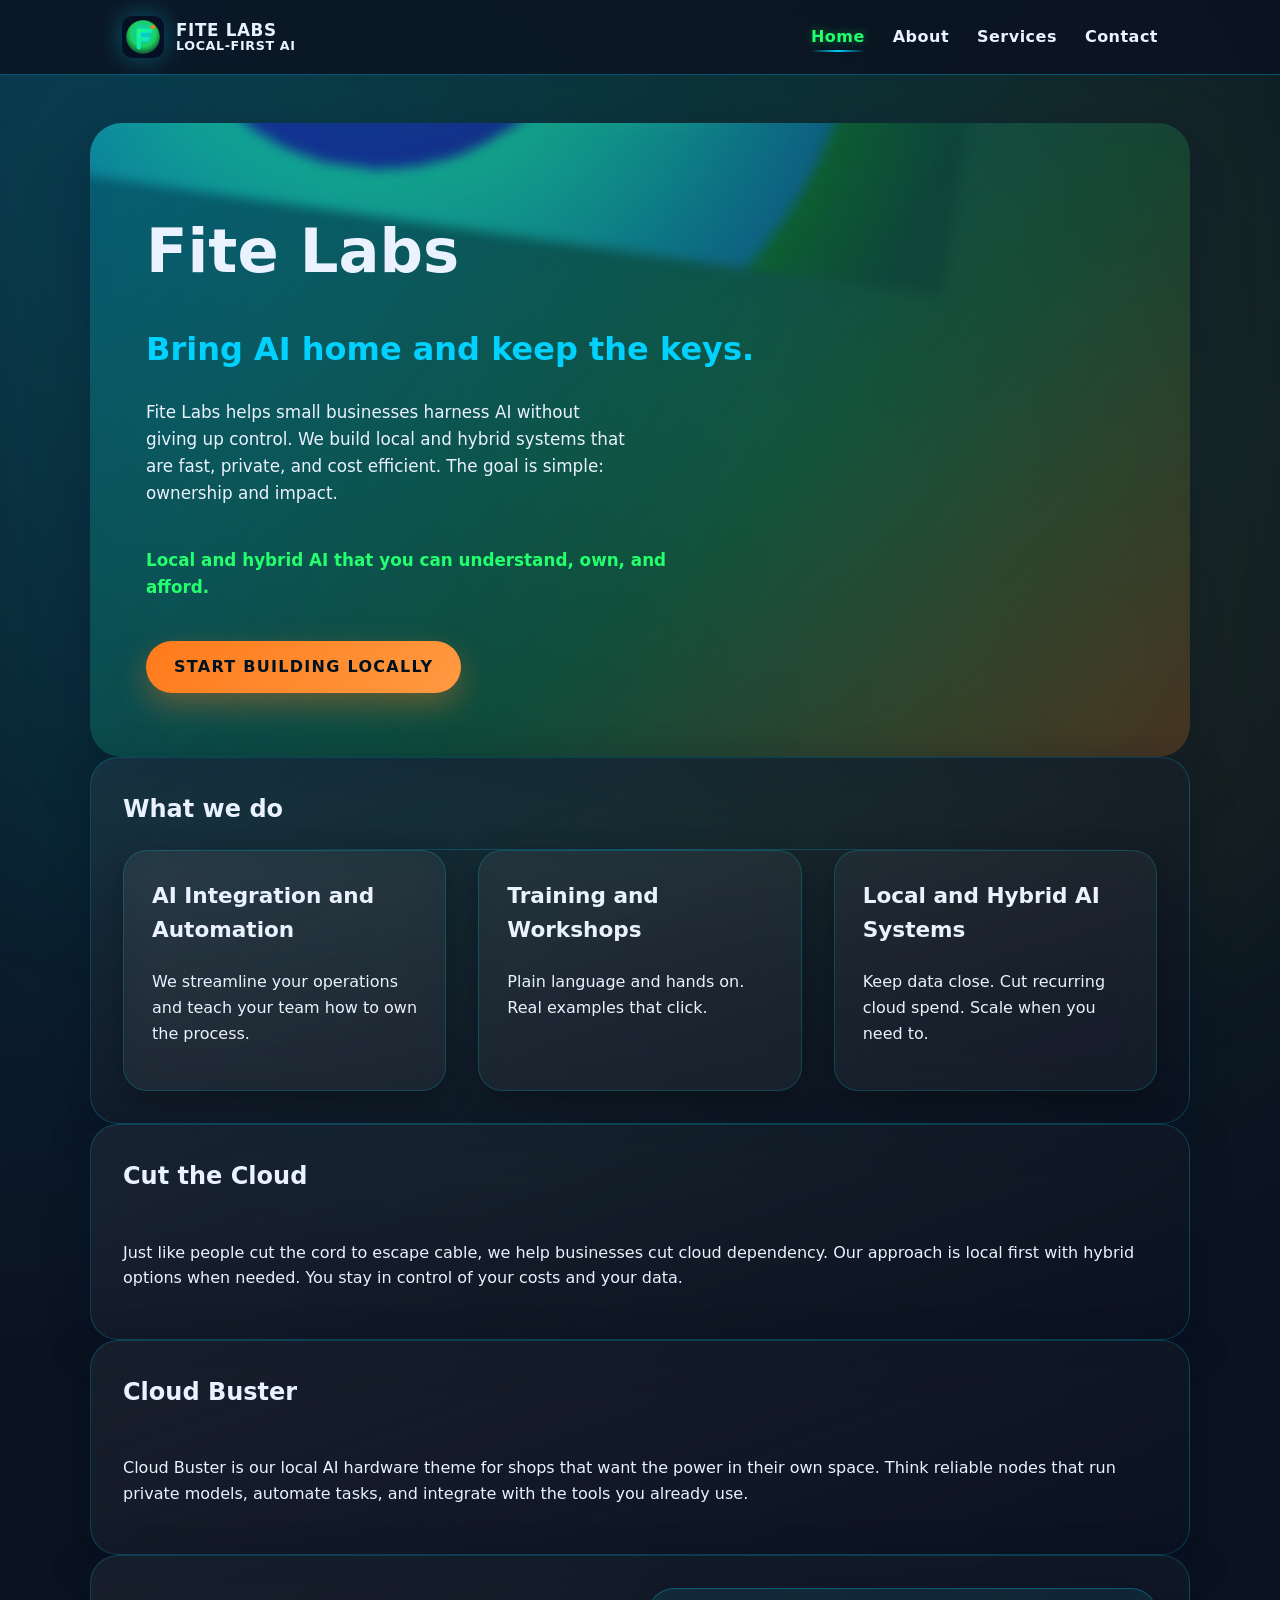
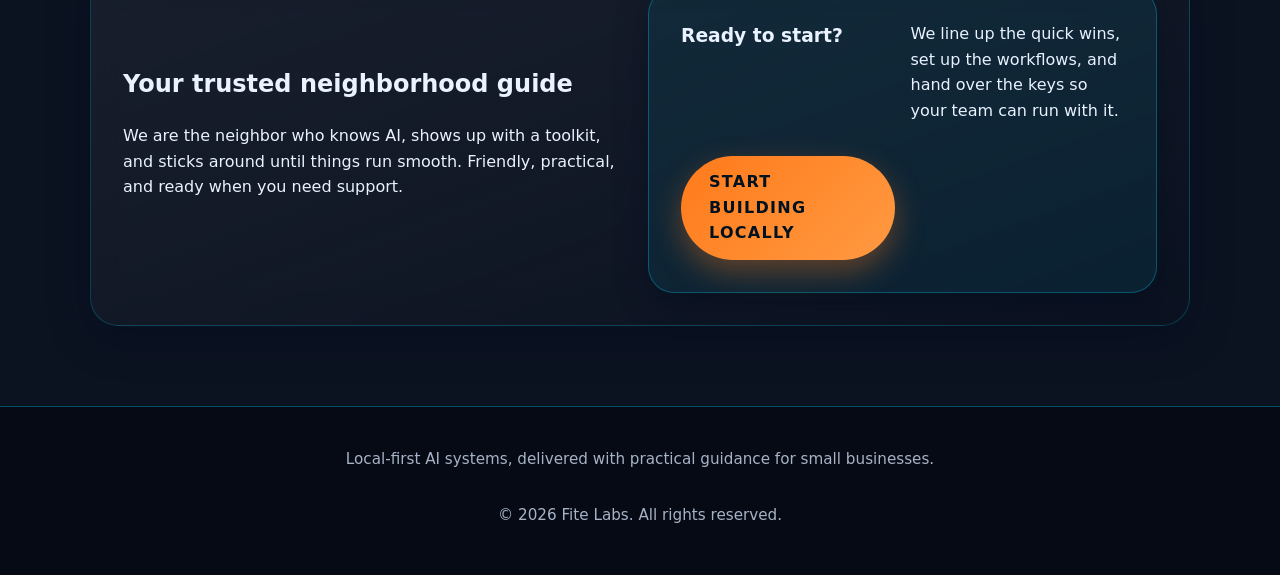
<file: index.html>
<!DOCTYPE html>
<html lang="en">
<head>
  <meta charset="utf-8">
  <meta name="viewport" content="width=device-width, initial-scale=1">
  <title>Fite Labs - Local AI that you own</title>
  <meta name="description" content="Local and hybrid AI for small businesses. Train teams. Build workflows. Keep control.">
  <meta name="color-scheme" content="dark">
  <meta property="og:title" content="Fite Labs - Local AI that you own">
  <meta property="og:description" content="Local and hybrid AI for small businesses. Train teams. Build workflows. Keep control.">
  <meta property="og:type" content="website">
  <meta property="og:url" content="https://gabriel-olinger.github.io/fite-labs-page/">
  <meta property="og:image" content="https://gabriel-olinger.github.io/fite-labs-page/assets/hero-glow.png">
  <meta name="twitter:card" content="summary_large_image">
  <meta name="twitter:title" content="Fite Labs - Local AI that you own">
  <meta name="twitter:description" content="Local and hybrid AI for small businesses. Train teams. Build workflows. Keep control.">
  <link rel="canonical" href="https://gabriel-olinger.github.io/fite-labs-page/">
  <link rel="icon" type="image/svg+xml" href="assets/logo.svg">
  <link rel="stylesheet" href="styles.css">
  <script defer src="scripts.js"></script>
</head>
<body class="page-home">
  <a class="skip-link" href="#main">Skip to content</a>
  <header class="site-header" role="banner">
    <div class="container">
      <a class="brand" href="index.html">
        <img src="assets/logo.svg" alt="Fite Labs logo">
        <span>
          <strong>Fite Labs</strong>
          <small>Local-first AI</small>
        </span>
      </a>
      <button class="nav-toggle" type="button" aria-expanded="false" aria-controls="site-nav">Menu</button>
      <nav id="site-nav" class="site-nav" aria-label="Primary">
        <ul>
          <li><a href="index.html" aria-current="page">Home</a></li>
          <li><a href="about.html">About</a></li>
          <li><a href="services.html">Services</a></li>
          <li><a href="contact.html">Contact</a></li>
        </ul>
      </nav>
    </div>
  </header>
  <main id="main" tabindex="-1">
    <div class="container">
      <section class="hero" aria-labelledby="hero-title">
        <div class="hero-content">
          <h1 id="hero-title">Fite Labs</h1>
          <h2>Bring AI home and keep the keys.</h2>
          <p>Fite Labs helps small businesses harness AI without giving up control. We build local and hybrid systems that are fast, private, and cost efficient. The goal is simple: ownership and impact.</p>
          <p class="highlight">Local and hybrid AI that you can understand, own, and afford.</p>
          <div class="button-row">
            <a class="cta-button" href="contact.html">Start Building Locally</a>
          </div>
        </div>
      </section>

      <section aria-labelledby="what-we-do">
        <div class="glass-panel">
          <h2 id="what-we-do">What we do</h2>
          <div class="divider" role="presentation"></div>
          <div class="card-grid" id="services-grid">
            <article class="card" aria-label="AI Integration and Automation">
              <h3>AI Integration and Automation</h3>
              <p>We streamline your operations and teach your team how to own the process.</p>
            </article>
            <article class="card" aria-label="Training and Workshops">
              <h3>Training and Workshops</h3>
              <p>Plain language and hands on. Real examples that click.</p>
            </article>
            <article class="card" aria-label="Local and Hybrid AI Systems">
              <h3>Local and Hybrid AI Systems</h3>
              <p>Keep data close. Cut recurring cloud spend. Scale when you need to.</p>
            </article>
          </div>
        </div>
      </section>

      <section class="glass-panel" aria-labelledby="cut-the-cloud">
        <h2 id="cut-the-cloud">Cut the Cloud</h2>
        <p>Just like people cut the cord to escape cable, we help businesses cut cloud dependency. Our approach is local first with hybrid options when needed. You stay in control of your costs and your data.</p>
      </section>

      <section class="glass-panel" aria-labelledby="cloud-buster">
        <h2 id="cloud-buster">Cloud Buster</h2>
        <p>Cloud Buster is our local AI hardware theme for shops that want the power in their own space. Think reliable nodes that run private models, automate tasks, and integrate with the tools you already use.</p>
      </section>

      <section class="trusted-panel glass-panel" aria-labelledby="trusted-guide">
        <div>
          <h2 id="trusted-guide">Your trusted neighborhood guide</h2>
          <p>We are the neighbor who knows AI, shows up with a toolkit, and sticks around until things run smooth. Friendly, practical, and ready when you need support.</p>
        </div>
        <div class="contact-card" aria-labelledby="cta-title">
          <h3 id="cta-title">Ready to start?</h3>
          <p>We line up the quick wins, set up the workflows, and hand over the keys so your team can run with it.</p>
          <a class="cta-button" href="contact.html">Start Building Locally</a>
        </div>
      </section>
    </div>
  </main>
  <footer class="site-footer" role="contentinfo">
    <div class="container">
      <p>Local-first AI systems, delivered with practical guidance for small businesses.</p>
      <p>&copy; <span id="year">2024</span> Fite Labs. All rights reserved.</p>
    </div>
  </footer>
  <script>
    document.getElementById('year').textContent = new Date().getFullYear();
  </script>
</body>
</html>
</file>
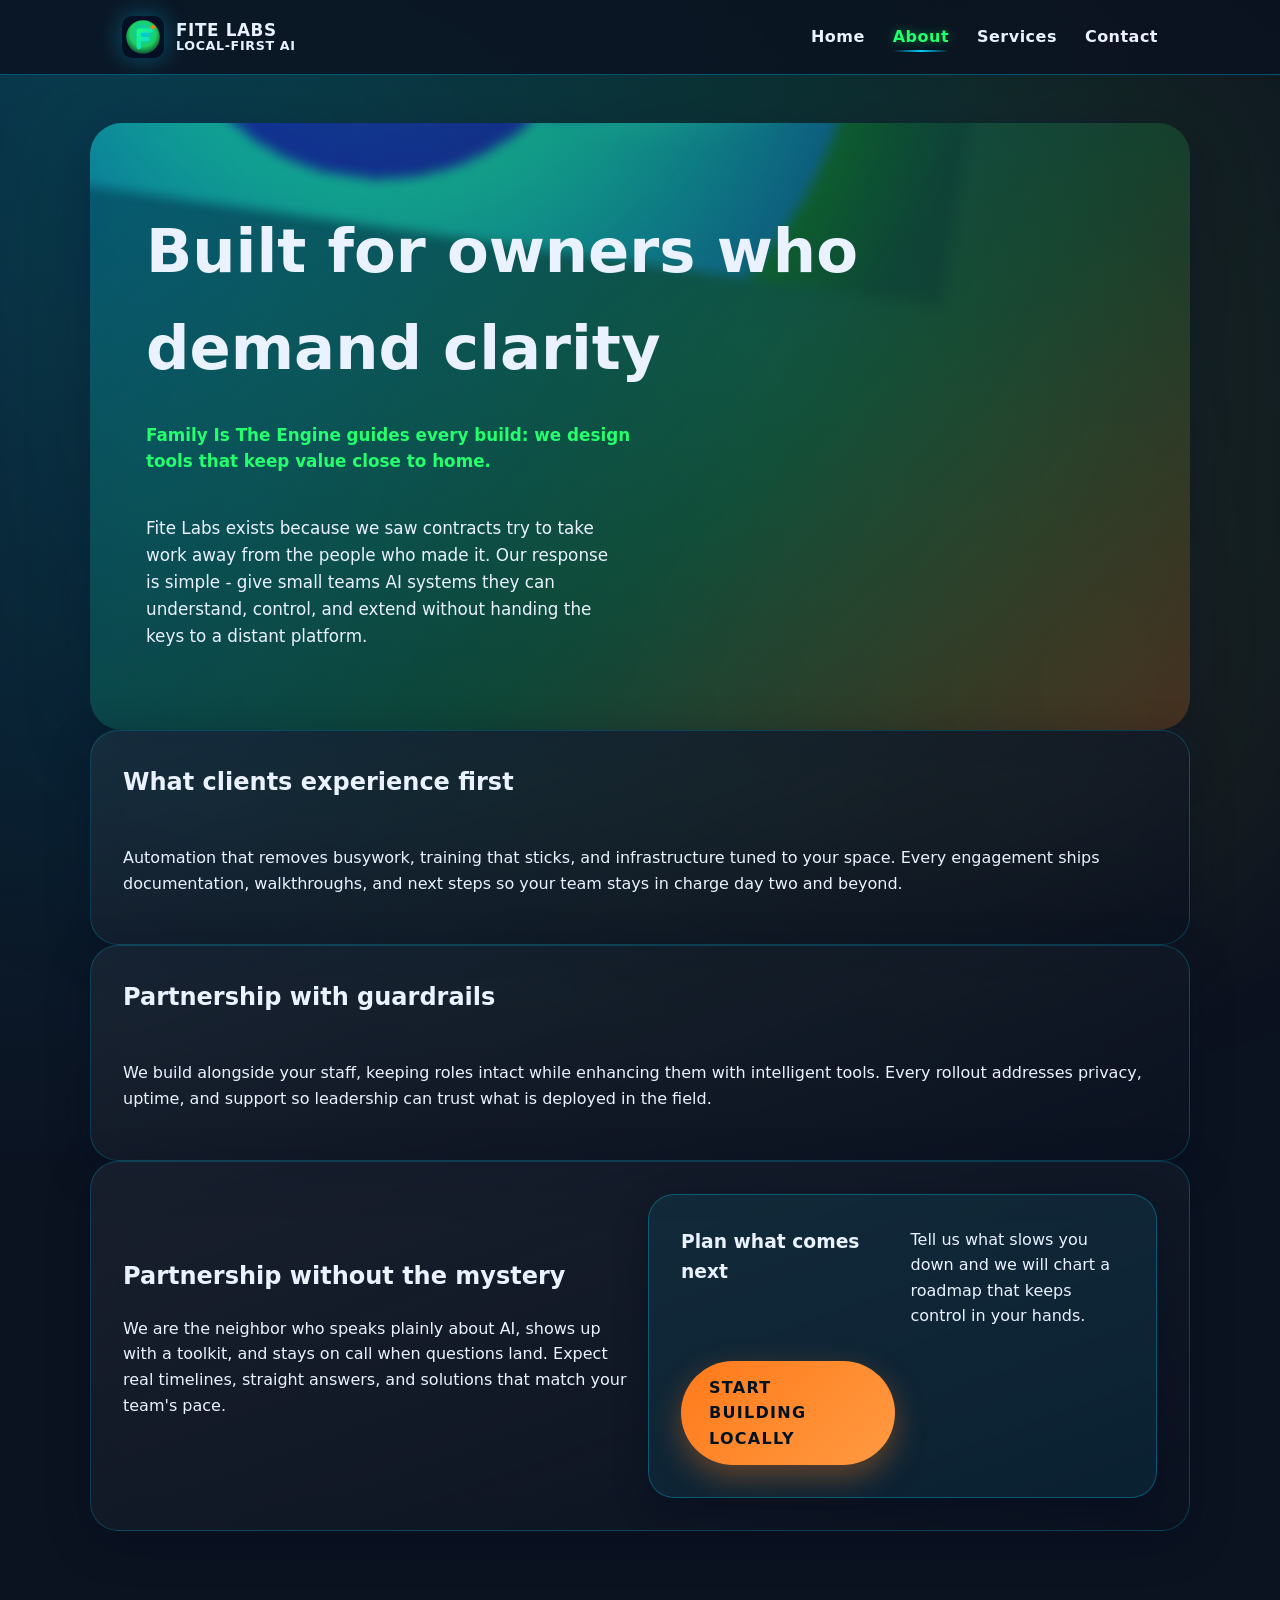
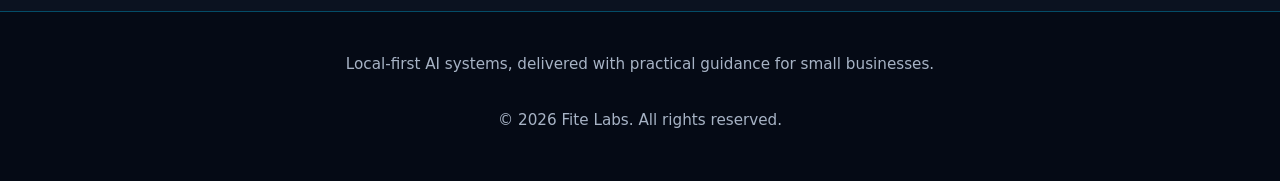
<file: about.html>
<!DOCTYPE html>
<html lang="en">
<head>
  <meta charset="utf-8">
  <meta name="viewport" content="width=device-width, initial-scale=1">
  <title>Fite Labs - Local AI that you own</title>
  <meta name="description" content="Local and hybrid AI for small businesses. Train teams. Build workflows. Keep control.">
  <meta name="color-scheme" content="dark">
  <meta property="og:title" content="Fite Labs - Local AI that you own">
  <meta property="og:description" content="Local and hybrid AI for small businesses. Train teams. Build workflows. Keep control.">
  <meta property="og:type" content="website">
  <meta property="og:url" content="https://gabriel-olinger.github.io/fite-labs-page/about.html">
  <meta property="og:image" content="https://gabriel-olinger.github.io/fite-labs-page/assets/hero-glow.png">
  <meta name="twitter:card" content="summary_large_image">
  <meta name="twitter:title" content="Fite Labs - Local AI that you own">
  <meta name="twitter:description" content="Local and hybrid AI for small businesses. Train teams. Build workflows. Keep control.">
  <link rel="canonical" href="https://gabriel-olinger.github.io/fite-labs-page/about.html">
  <link rel="icon" type="image/svg+xml" href="assets/logo.svg">
  <link rel="stylesheet" href="styles.css">
  <script defer src="scripts.js"></script>
</head>
<body class="page-about">
  <a class="skip-link" href="#main">Skip to content</a>
  <header class="site-header" role="banner">
    <div class="container">
      <a class="brand" href="index.html">
        <img src="assets/logo.svg" alt="Fite Labs logo">
        <span>
          <strong>Fite Labs</strong>
          <small>Local-first AI</small>
        </span>
      </a>
      <button class="nav-toggle" type="button" aria-expanded="false" aria-controls="site-nav">Menu</button>
      <nav id="site-nav" class="site-nav" aria-label="Primary">
        <ul>
          <li><a href="index.html">Home</a></li>
          <li><a href="about.html" aria-current="page">About</a></li>
          <li><a href="services.html">Services</a></li>
          <li><a href="contact.html">Contact</a></li>
        </ul>
      </nav>
    </div>
  </header>
  <main id="main" tabindex="-1">
    <div class="container">
      <section class="hero" aria-labelledby="about-title">
        <div class="hero-content">
          <h1 id="about-title">Built for owners who demand clarity</h1>
          <p class="highlight">Family Is The Engine guides every build: we design tools that keep value close to home.</p>
          <p>Fite Labs exists because we saw contracts try to take work away from the people who made it. Our response is simple - give small teams AI systems they can understand, control, and extend without handing the keys to a distant platform.</p>
        </div>
      </section>

      <section class="glass-panel" aria-labelledby="client-outcomes">
        <h2 id="client-outcomes">What clients experience first</h2>
        <p>Automation that removes busywork, training that sticks, and infrastructure tuned to your space. Every engagement ships documentation, walkthroughs, and next steps so your team stays in charge day two and beyond.</p>
      </section>

      <section class="glass-panel" aria-labelledby="partnership-ethic">
        <h2 id="partnership-ethic">Partnership with guardrails</h2>
        <p>We build alongside your staff, keeping roles intact while enhancing them with intelligent tools. Every rollout addresses privacy, uptime, and support so leadership can trust what is deployed in the field.</p>
      </section>

      <section class="trusted-panel glass-panel" aria-labelledby="ongoing-support">
        <div>
          <h2 id="ongoing-support">Partnership without the mystery</h2>
          <p>We are the neighbor who speaks plainly about AI, shows up with a toolkit, and stays on call when questions land. Expect real timelines, straight answers, and solutions that match your team's pace.</p>
        </div>
        <div class="contact-card" aria-labelledby="about-cta">
          <h3 id="about-cta">Plan what comes next</h3>
          <p>Tell us what slows you down and we will chart a roadmap that keeps control in your hands.</p>
          <a class="cta-button" href="contact.html">Start Building Locally</a>
        </div>
      </section>
    </div>
  </main>
  <footer class="site-footer" role="contentinfo">
    <div class="container">
      <p>Local-first AI systems, delivered with practical guidance for small businesses.</p>
      <p>&copy; <span id="year">2024</span> Fite Labs. All rights reserved.</p>
    </div>
  </footer>
  <script>
    document.getElementById('year').textContent = new Date().getFullYear();
  </script>
</body>
</html>
</file>
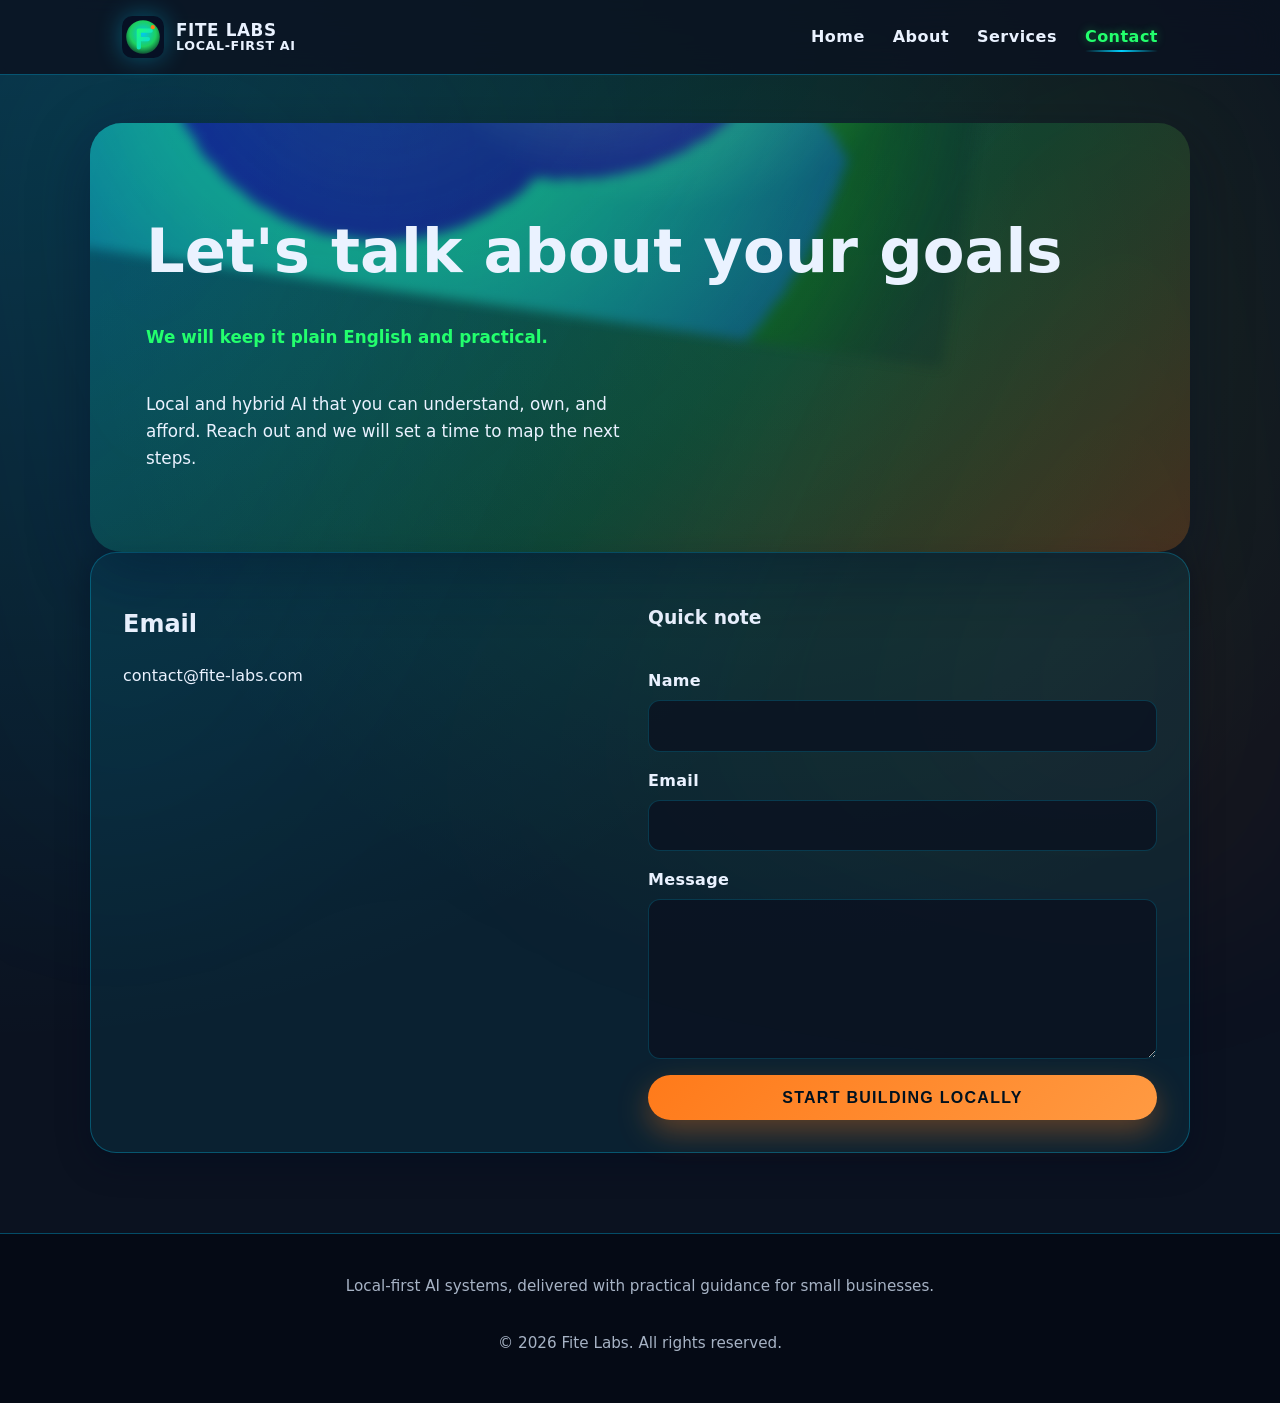
<file: contact.html>
<!DOCTYPE html>
<html lang="en">
<head>
  <meta charset="utf-8">
  <meta name="viewport" content="width=device-width, initial-scale=1">
  <title>Fite Labs - Local AI that you own</title>
  <meta name="description" content="Local and hybrid AI for small businesses. Train teams. Build workflows. Keep control.">
  <meta name="color-scheme" content="dark">
  <meta property="og:title" content="Fite Labs - Local AI that you own">
  <meta property="og:description" content="Local and hybrid AI for small businesses. Train teams. Build workflows. Keep control.">
  <meta property="og:type" content="website">
  <meta property="og:url" content="https://gabriel-olinger.github.io/fite-labs-page/contact.html">
  <meta property="og:image" content="https://gabriel-olinger.github.io/fite-labs-page/assets/hero-glow.png">
  <meta name="twitter:card" content="summary_large_image">
  <meta name="twitter:title" content="Fite Labs - Local AI that you own">
  <meta name="twitter:description" content="Local and hybrid AI for small businesses. Train teams. Build workflows. Keep control.">
  <link rel="canonical" href="https://gabriel-olinger.github.io/fite-labs-page/contact.html">
  <link rel="icon" type="image/svg+xml" href="assets/logo.svg">
  <link rel="stylesheet" href="styles.css">
  <script defer src="scripts.js"></script>
</head>
<body class="page-contact">
  <a class="skip-link" href="#main">Skip to content</a>
  <header class="site-header" role="banner">
    <div class="container">
      <a class="brand" href="index.html">
        <img src="assets/logo.svg" alt="Fite Labs logo">
        <span>
          <strong>Fite Labs</strong>
          <small>Local-first AI</small>
        </span>
      </a>
      <button class="nav-toggle" type="button" aria-expanded="false" aria-controls="site-nav">Menu</button>
      <nav id="site-nav" class="site-nav" aria-label="Primary">
        <ul>
          <li><a href="index.html">Home</a></li>
          <li><a href="about.html">About</a></li>
          <li><a href="services.html">Services</a></li>
          <li><a href="contact.html" aria-current="page">Contact</a></li>
        </ul>
      </nav>
    </div>
  </header>
  <main id="main" tabindex="-1">
    <div class="container">
      <section class="hero" aria-labelledby="contact-title">
        <div class="hero-content">
          <h1 id="contact-title">Let's talk about your goals</h1>
          <p class="highlight">We will keep it plain English and practical.</p>
          <p>Local and hybrid AI that you can understand, own, and afford. Reach out and we will set a time to map the next steps.</p>
        </div>
      </section>

      <section class="contact-card" aria-labelledby="contact-email">
        <div>
          <h2 id="contact-email">Email</h2>
          <p><a href="mailto:contact@fite-labs.com">contact@fite-labs.com</a></p>
        </div>
        <form class="contact-form" id="contact-form" action="mailto:contact@fite-labs.com" method="post" enctype="text/plain">
          <h3>Quick note</h3>
          <label for="contact-name">Name
            <input id="contact-name" name="name" type="text" required autocomplete="name">
          </label>
          <label for="contact-email">Email
            <input id="contact-email" name="email" type="email" required autocomplete="email">
          </label>
          <label for="contact-message">Message
            <textarea id="contact-message" name="message" required></textarea>
          </label>
          <button class="cta-button" type="submit">Start Building Locally</button>
        </form>
      </section>
    </div>
  </main>
  <footer class="site-footer" role="contentinfo">
    <div class="container">
      <p>Local-first AI systems, delivered with practical guidance for small businesses.</p>
      <p>&copy; <span id="year">2024</span> Fite Labs. All rights reserved.</p>
    </div>
  </footer>
  <script>
    document.getElementById('year').textContent = new Date().getFullYear();
  </script>
</body>
</html>
</file>
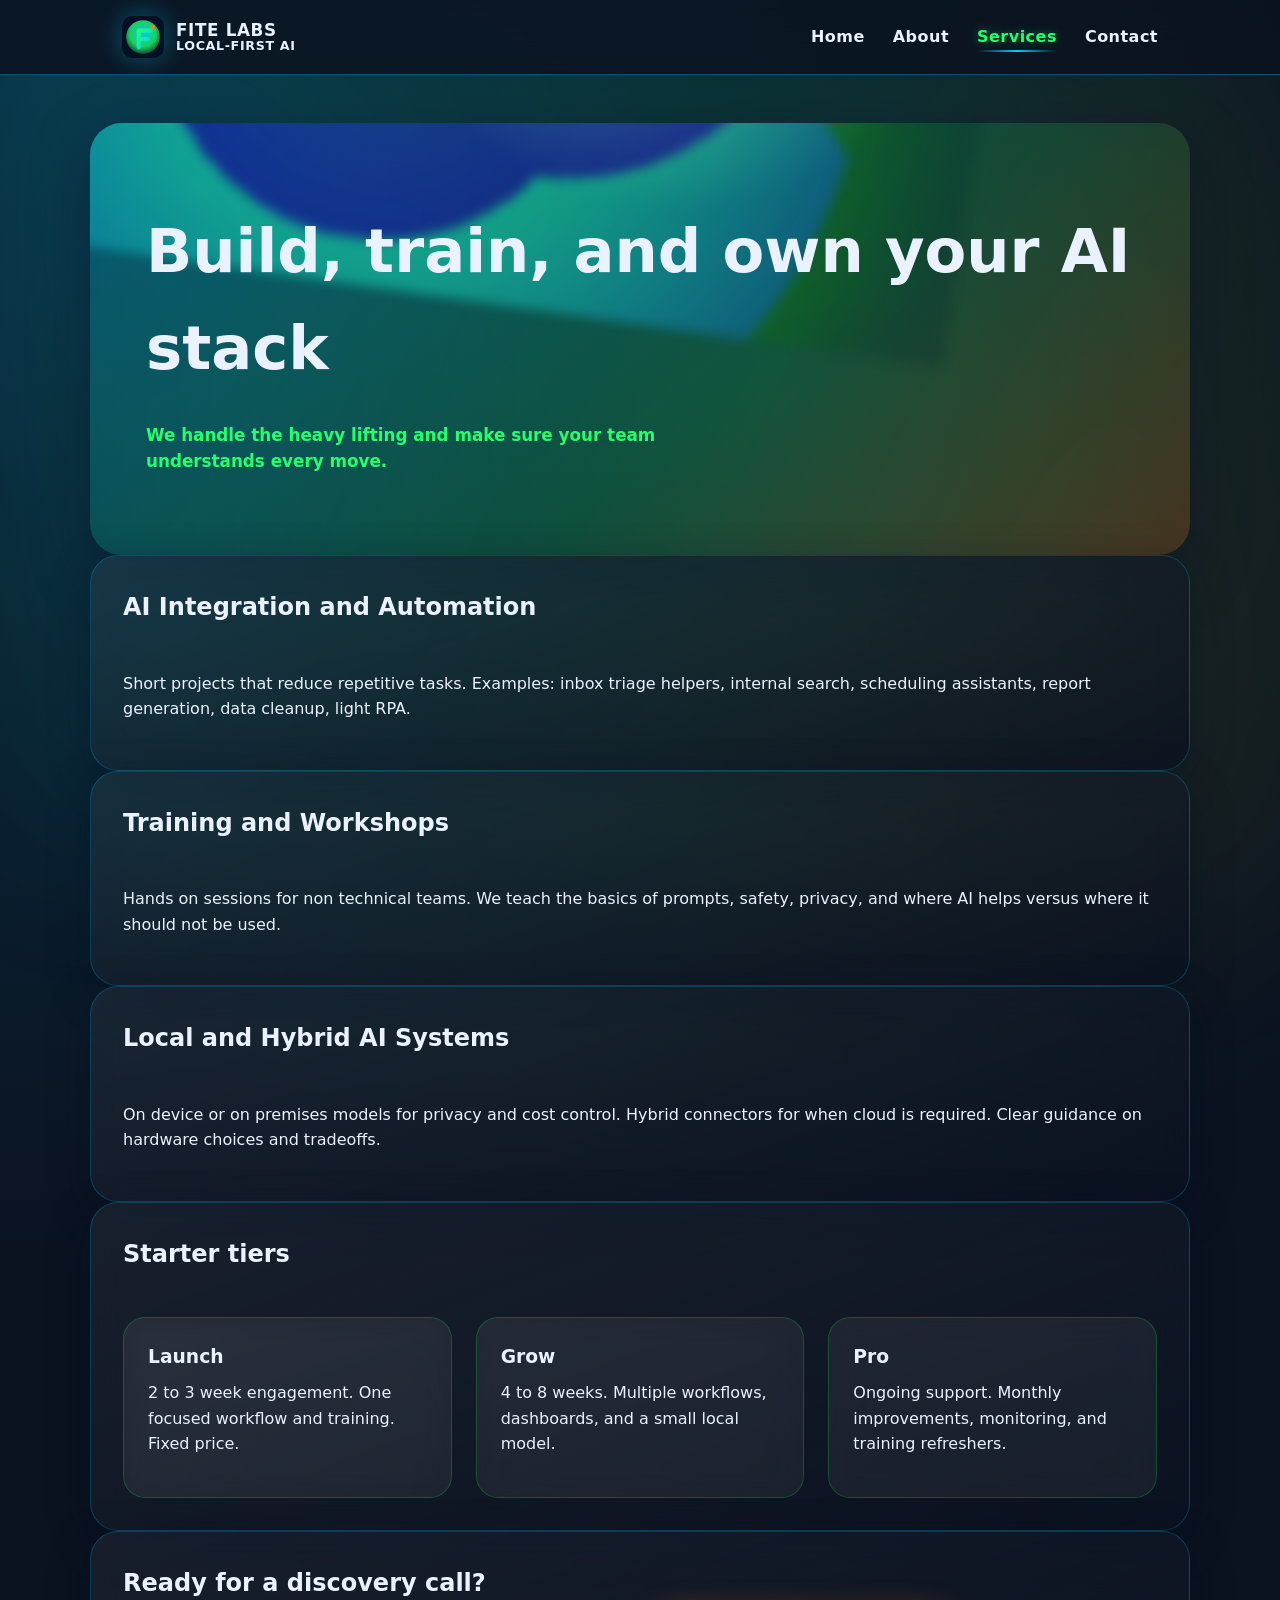
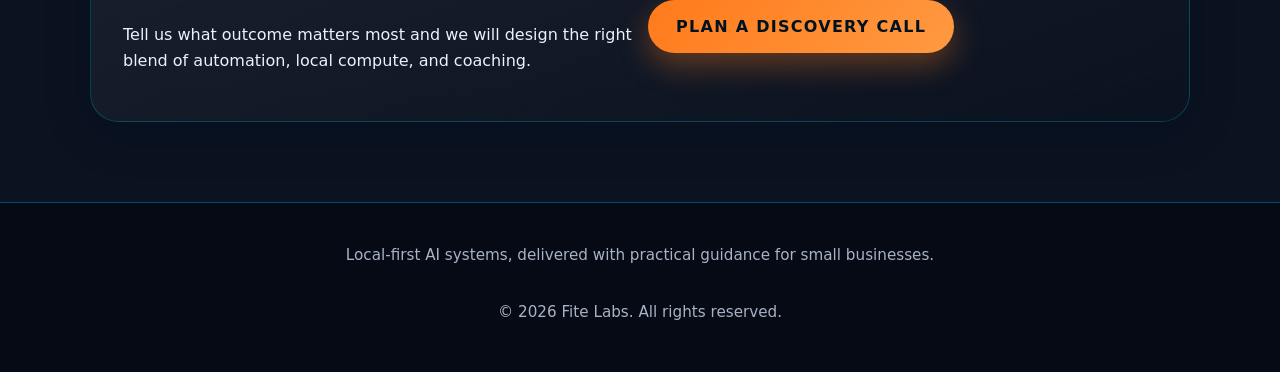
<file: services.html>
<!DOCTYPE html>
<html lang="en">
<head>
  <meta charset="utf-8">
  <meta name="viewport" content="width=device-width, initial-scale=1">
  <title>Fite Labs - Local AI that you own</title>
  <meta name="description" content="Local and hybrid AI for small businesses. Train teams. Build workflows. Keep control.">
  <meta name="color-scheme" content="dark">
  <meta property="og:title" content="Fite Labs - Local AI that you own">
  <meta property="og:description" content="Local and hybrid AI for small businesses. Train teams. Build workflows. Keep control.">
  <meta property="og:type" content="website">
  <meta property="og:url" content="https://gabriel-olinger.github.io/fite-labs-page/services.html">
  <meta property="og:image" content="https://gabriel-olinger.github.io/fite-labs-page/assets/hero-glow.png">
  <meta name="twitter:card" content="summary_large_image">
  <meta name="twitter:title" content="Fite Labs - Local AI that you own">
  <meta name="twitter:description" content="Local and hybrid AI for small businesses. Train teams. Build workflows. Keep control.">
  <link rel="canonical" href="https://gabriel-olinger.github.io/fite-labs-page/services.html">
  <link rel="icon" type="image/svg+xml" href="assets/logo.svg">
  <link rel="stylesheet" href="styles.css">
  <script defer src="scripts.js"></script>
</head>
<body class="page-services">
  <a class="skip-link" href="#main">Skip to content</a>
  <header class="site-header" role="banner">
    <div class="container">
      <a class="brand" href="index.html">
        <img src="assets/logo.svg" alt="Fite Labs logo">
        <span>
          <strong>Fite Labs</strong>
          <small>Local-first AI</small>
        </span>
      </a>
      <button class="nav-toggle" type="button" aria-expanded="false" aria-controls="site-nav">Menu</button>
      <nav id="site-nav" class="site-nav" aria-label="Primary">
        <ul>
          <li><a href="index.html">Home</a></li>
          <li><a href="about.html">About</a></li>
          <li><a href="services.html" aria-current="page">Services</a></li>
          <li><a href="contact.html">Contact</a></li>
        </ul>
      </nav>
    </div>
  </header>
  <main id="main" tabindex="-1">
    <div class="container">
      <section class="hero" aria-labelledby="services-title">
        <div class="hero-content">
          <h1 id="services-title">Build, train, and own your AI stack</h1>
          <p class="highlight">We handle the heavy lifting and make sure your team understands every move.</p>
        </div>
      </section>

      <section class="glass-panel" aria-labelledby="integration">
        <h2 id="integration">AI Integration and Automation</h2>
        <p>Short projects that reduce repetitive tasks. Examples: inbox triage helpers, internal search, scheduling assistants, report generation, data cleanup, light RPA.</p>
      </section>

      <section class="glass-panel" aria-labelledby="training">
        <h2 id="training">Training and Workshops</h2>
        <p>Hands on sessions for non technical teams. We teach the basics of prompts, safety, privacy, and where AI helps versus where it should not be used.</p>
      </section>

      <section class="glass-panel" aria-labelledby="local-systems">
        <h2 id="local-systems">Local and Hybrid AI Systems</h2>
        <p>On device or on premises models for privacy and cost control. Hybrid connectors for when cloud is required. Clear guidance on hardware choices and tradeoffs.</p>
      </section>

      <section class="glass-panel" aria-labelledby="starter-tiers">
        <h2 id="starter-tiers">Starter tiers</h2>
        <div class="pricing-table">
          <div class="pricing-tier" aria-label="Launch tier">
            <h3>Launch</h3>
            <p>2 to 3 week engagement. One focused workflow and training. Fixed price.</p>
          </div>
          <div class="pricing-tier" aria-label="Grow tier">
            <h3>Grow</h3>
            <p>4 to 8 weeks. Multiple workflows, dashboards, and a small local model.</p>
          </div>
          <div class="pricing-tier" aria-label="Pro tier">
            <h3>Pro</h3>
            <p>Ongoing support. Monthly improvements, monitoring, and training refreshers.</p>
          </div>
        </div>
      </section>

      <section class="glass-panel" aria-labelledby="services-cta">
        <div class="trusted-panel">
          <div>
            <h2 id="services-cta">Ready for a discovery call?</h2>
            <p>Tell us what outcome matters most and we will design the right blend of automation, local compute, and coaching.</p>
          </div>
          <div class="button-row">
            <a class="cta-button" href="contact.html">Plan a discovery call</a>
          </div>
        </div>
      </section>
    </div>
  </main>
  <footer class="site-footer" role="contentinfo">
    <div class="container">
      <p>Local-first AI systems, delivered with practical guidance for small businesses.</p>
      <p>&copy; <span id="year">2024</span> Fite Labs. All rights reserved.</p>
    </div>
  </footer>
  <script>
    document.getElementById('year').textContent = new Date().getFullYear();
  </script>
</body>
</html>
</file>
<file: styles.css>
:root {
  --bg: #0b1220;
  --panel: rgba(255, 255, 255, 0.04);
  --line: rgba(0, 200, 255, 0.35);
  --text: #eaf2ff;
  --muted: #a7b3c5;
  --accent: #00d1ff;
  --accent2: #23ff6d;
  --cta: #ff7a1a;
  --shadow: 0 20px 60px rgba(0, 12, 40, 0.35);
}

* {
  box-sizing: border-box;
}

html {
  font-size: 16px;
  scroll-behavior: smooth;
}

body {
  margin: 0;
  min-height: 100vh;
  font-family: system-ui, -apple-system, Segoe UI, Roboto, Inter, Arial, sans-serif;
  font-weight: 400;
  color: var(--text);
  background: radial-gradient(circle at top left, rgba(0, 209, 255, 0.18), transparent 55%),
    radial-gradient(circle at 60% 20%, rgba(35, 255, 109, 0.12), transparent 50%),
    var(--bg);
  line-height: 1.6;
}

body::before {
  content: "";
  position: fixed;
  inset: 0;
  pointer-events: none;
  background: linear-gradient(115deg, rgba(0, 209, 255, 0.1), transparent 45%, rgba(255, 122, 26, 0.1));
  opacity: 0.9;
  filter: blur(120px);
  z-index: -2;
}

img {
  max-width: 100%;
  display: block;
}

a {
  color: inherit;
  text-decoration: none;
  transition: color 150ms ease, text-shadow 200ms ease;
}

a:hover,
a:focus-visible {
  color: var(--accent);
  text-shadow: 0 0 12px rgba(0, 209, 255, 0.5);
}

p {
  margin-block: 0 1rem;
}

.skip-link {
  position: absolute;
  top: 0.5rem;
  left: 0.5rem;
  padding: 0.75rem 1rem;
  background: var(--cta);
  color: #000;
  border-radius: 999px;
  font-weight: 600;
  transform: translateY(-150%);
  transition: transform 150ms ease;
  z-index: 1000;
}

.skip-link:focus {
  transform: translateY(0);
}

.site-header {
  position: sticky;
  top: 0;
  z-index: 100;
  backdrop-filter: blur(18px);
  background: rgba(11, 18, 32, 0.85);
  border-bottom: 1px solid var(--line);
}

.site-header .container {
  display: flex;
  align-items: center;
  justify-content: space-between;
  gap: 1rem;
  padding: 1rem 1.25rem;
}

.brand {
  display: inline-flex;
  align-items: center;
  gap: 0.75rem;
  font-weight: 700;
  letter-spacing: 0.04em;
}

.brand img {
  width: 42px;
  height: 42px;
  filter: drop-shadow(0 0 12px rgba(0, 209, 255, 0.35));
}

.brand span {
  display: flex;
  flex-direction: column;
  font-size: 0.95rem;
  text-transform: uppercase;
  line-height: 1.1;
}

.brand strong {
  font-size: 1.05rem;
  font-weight: 800;
}

.nav-toggle {
  appearance: none;
  border: 1px solid var(--line);
  background: rgba(0, 209, 255, 0.08);
  color: var(--text);
  border-radius: 999px;
  padding: 0.45rem 1rem;
  font-size: 0.95rem;
  font-weight: 600;
  cursor: pointer;
  transition: border-color 150ms ease, box-shadow 150ms ease;
}

.nav-toggle:hover,
.nav-toggle:focus-visible {
  border-color: var(--accent2);
  box-shadow: 0 0 16px rgba(35, 255, 109, 0.35);
}

.site-nav {
  position: absolute;
  inset: 100% 0 auto 0;
  margin: 0;
  padding: 1rem 1.25rem 1.5rem;
  background: rgba(11, 18, 32, 0.95);
  border-bottom: 1px solid var(--line);
  display: none;
}

.site-nav.open {
  display: block;
}

.site-nav ul {
  list-style: none;
  padding: 0;
  margin: 0;
  display: grid;
  gap: 0.75rem;
}

.site-nav a {
  font-weight: 600;
  letter-spacing: 0.03em;
}

.site-nav a[aria-current="page"] {
  color: var(--accent2);
  text-shadow: 0 0 10px rgba(35, 255, 109, 0.4);
}

.container {
  width: min(1100px, 92vw);
  margin: 0 auto;
}

main {
  display: grid;
  gap: 3.5rem;
  padding: 2.5rem 0 4rem;
}

section {
  display: grid;
  gap: 1.5rem;
}

.hero {
  position: relative;
  padding: 3.5rem 1.25rem 3rem;
  border-radius: 32px;
  background: linear-gradient(140deg, rgba(0, 209, 255, 0.22), rgba(35, 255, 109, 0.14) 60%, rgba(255, 122, 26, 0.2));
  box-shadow: var(--shadow);
  overflow: hidden;
}

.hero::after {
  content: "";
  position: absolute;
  inset: -35% 20% auto -20%;
  height: 320px;
  background: url("assets/hero-glow.png") no-repeat center / cover;
  opacity: 0.6;
  filter: blur(6px);
  transform: rotate(8deg);
  pointer-events: none;
}

.hero-content {
  position: relative;
  z-index: 2;
  display: grid;
  gap: 1.25rem;
}

.hero h1 {
  margin: 0;
  font-size: clamp(2.5rem, 7vw, 3.6rem);
  font-weight: 800;
}

.hero h2 {
  margin: 0;
  font-size: clamp(1.35rem, 4.5vw, 2rem);
  font-weight: 600;
  color: var(--accent);
}

.hero p {
  max-width: 45ch;
  font-size: 1.05rem;
}

.button-row {
  display: flex;
  flex-wrap: wrap;
  gap: 1rem;
}

.cta-button {
  display: inline-flex;
  align-items: center;
  justify-content: center;
  gap: 0.5rem;
  padding: 0.85rem 1.75rem;
  border-radius: 999px;
  font-weight: 700;
  font-size: 1rem;
  text-transform: uppercase;
  letter-spacing: 0.08em;
  border: none;
  cursor: pointer;
  background: linear-gradient(135deg, var(--cta), #ff9a42);
  color: #00111f;
  box-shadow: 0 12px 30px rgba(255, 122, 26, 0.35);
  transition: transform 150ms ease, box-shadow 150ms ease;
}

.cta-button:hover,
.cta-button:focus-visible {
  transform: translateY(-2px);
  box-shadow: 0 16px 36px rgba(255, 122, 26, 0.45);
}

.card-grid {
  display: grid;
  gap: 1.5rem;
}

.card {
  padding: 1.75rem;
  background: var(--panel);
  border-radius: 24px;
  border: 1px solid rgba(0, 209, 255, 0.2);
  box-shadow: 0 8px 30px rgba(0, 0, 0, 0.3);
  backdrop-filter: blur(18px);
}

.card h3 {
  margin-top: 0;
  font-size: 1.35rem;
  font-weight: 700;
}

.glass-panel {
  padding: 2rem;
  border-radius: 28px;
  background: linear-gradient(160deg, rgba(255, 255, 255, 0.06), rgba(11, 18, 32, 0.8));
  border: 1px solid rgba(0, 209, 255, 0.22);
  box-shadow: 0 12px 40px rgba(0, 14, 35, 0.4);
  backdrop-filter: blur(16px);
}

.glass-panel h2,
.glass-panel h3 {
  margin-top: 0;
  font-weight: 700;
}

.divider {
  height: 1px;
  width: 100%;
  background: linear-gradient(90deg, transparent, var(--line), transparent);
}

.highlight {
  color: var(--accent2);
  font-weight: 600;
}

.trusted-panel {
  display: grid;
  gap: 1rem;
}

.pricing-table {
  display: grid;
  gap: 1.5rem;
}

.pricing-tier {
  padding: 1.5rem;
  border-radius: 22px;
  background: rgba(255, 255, 255, 0.05);
  border: 1px solid rgba(35, 255, 109, 0.2);
  backdrop-filter: blur(14px);
}

.pricing-tier h3 {
  margin: 0 0 0.5rem;
  font-weight: 700;
}

.contact-card {
  display: grid;
  gap: 1rem;
  padding: 2rem;
  border-radius: 26px;
  background: rgba(0, 209, 255, 0.08);
  border: 1px solid rgba(0, 209, 255, 0.3);
  box-shadow: 0 10px 32px rgba(0, 10, 30, 0.45);
}

.contact-form {
  display: grid;
  gap: 1rem;
}

.contact-form label {
  display: grid;
  gap: 0.4rem;
  font-weight: 600;
  letter-spacing: 0.02em;
}

input,
textarea {
  font: inherit;
  color: var(--text);
  background: rgba(11, 18, 32, 0.8);
  border: 1px solid rgba(0, 209, 255, 0.2);
  border-radius: 12px;
  padding: 0.75rem 1rem;
  transition: border 150ms ease, box-shadow 150ms ease;
}

input:focus-visible,
textarea:focus-visible {
  border-color: var(--accent2);
  box-shadow: 0 0 0 3px rgba(35, 255, 109, 0.3);
  outline: none;
}

textarea {
  min-height: 160px;
  resize: vertical;
}

.site-footer {
  border-top: 1px solid var(--line);
  padding: 2.5rem 0 2rem;
  background: rgba(5, 10, 20, 0.85);
}

.site-footer .container {
  display: grid;
  gap: 1rem;
  text-align: center;
  font-size: 0.95rem;
  color: var(--muted);
}

.site-footer blockquote {
  margin: 0;
  font-style: italic;
  color: var(--text);
}

.site-footer a {
  color: var(--accent);
}

.focus-visible,
.button,
button,
.nav-toggle,
.cta-button,
.site-nav a,
input,
textarea {
  outline-offset: 3px;
}

@media (min-width: 480px) {
  .hero {
    padding: 4rem 2.5rem 3.5rem;
  }

  .card-grid {
    grid-template-columns: repeat(2, minmax(0, 1fr));
  }

  .pricing-table {
    grid-template-columns: repeat(2, minmax(0, 1fr));
  }
}

@media (min-width: 768px) {
  .site-header .container {
    padding: 1rem 2rem;
  }

  .nav-toggle {
    display: none;
  }

  .site-nav {
    display: block !important;
    position: static;
    background: transparent;
    border: none;
    padding: 0;
  }

  .site-nav ul {
    display: flex;
    align-items: center;
    gap: 1.75rem;
  }

  .site-nav a {
    position: relative;
    padding-bottom: 0.35rem;
  }

  .site-nav a::after {
    content: "";
    position: absolute;
    left: 0;
    bottom: 0;
    width: 100%;
    height: 2px;
    background: linear-gradient(90deg, transparent, var(--accent), transparent);
    transform: scaleX(0);
    transform-origin: center;
    transition: transform 180ms ease;
  }

  .site-nav a:hover::after,
  .site-nav a:focus-visible::after,
  .site-nav a[aria-current="page"]::after {
    transform: scaleX(1);
  }

  main {
    padding: 3rem 0 5rem;
    gap: 4.5rem;
  }

  .card-grid {
    grid-template-columns: repeat(3, minmax(0, 1fr));
  }

  .trusted-panel {
    grid-template-columns: 1fr 1fr;
    align-items: center;
  }

  .pricing-table {
    grid-template-columns: repeat(3, minmax(0, 1fr));
  }

  .contact-card {
    grid-template-columns: 1fr 1fr;
    align-items: start;
  }
}

@media (min-width: 1024px) {
  .hero h1 {
    font-size: 3.8rem;
  }

  .hero {
    padding: 5rem 3.5rem 4rem;
  }

  .card-grid {
    gap: 2rem;
  }

  .hero-content {
    gap: 1.5rem;
  }
}

@media (prefers-reduced-motion: reduce) {
  html {
    scroll-behavior: auto;
  }

  *,
  *::before,
  *::after {
    animation-duration: 0.01ms !important;
    animation-iteration-count: 1 !important;
    transition-duration: 0.01ms !important;
    scroll-behavior: auto !important;
  }

  .cta-button,
  .nav-toggle,
  a {
    transition: none !important;
  }
}

::-webkit-scrollbar {
  width: 10px;
}

::-webkit-scrollbar-track {
  background: rgba(255, 255, 255, 0.05);
}

::-webkit-scrollbar-thumb {
  background: linear-gradient(var(--accent), var(--accent2));
  border-radius: 99px;
}

::-webkit-scrollbar-thumb:hover {
  background: linear-gradient(var(--accent2), var(--accent));
}
</file>
